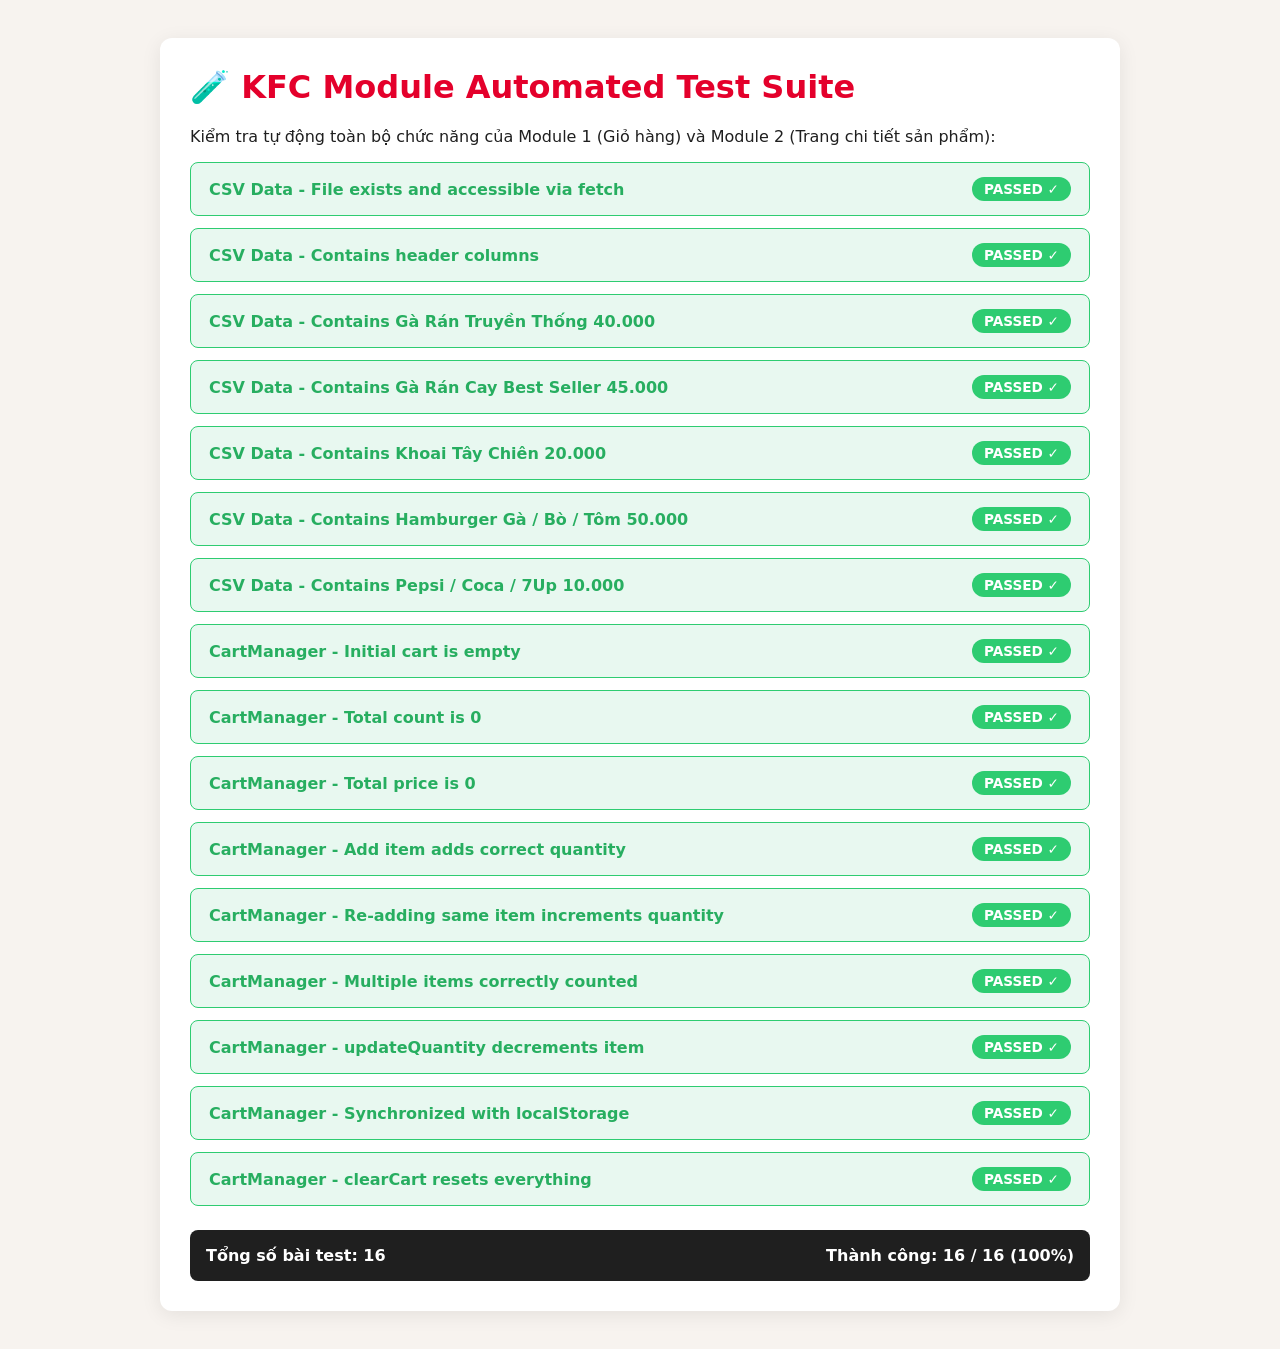
<file: tests/test_runner.html>
<!DOCTYPE html>
<html lang="vi">
<head>
  <meta charset="UTF-8">
  <title>KFC Test Suite - Automated Module Verification</title>
  <style>
    body {
      font-family: system-ui, -apple-system, sans-serif;
      padding: 30px;
      background-color: #F7F3EF;
      color: #1F1F1F;
    }
    .container {
      max-width: 900px;
      margin: 0 auto;
      background: white;
      padding: 30px;
      border-radius: 12px;
      box-shadow: 0 4px 20px rgba(0,0,0,0.08);
    }
    h1 {
      color: #E4002B;
      margin-top: 0;
    }
    .test-card {
      padding: 14px 18px;
      margin-bottom: 12px;
      border-radius: 8px;
      display: flex;
      align-items: center;
      justify-content: space-between;
      border: 1px solid #ddd;
    }
    .test-card.pass {
      background-color: #E8F8F0;
      border-color: #2ECC71;
      color: #27AE60;
    }
    .test-card.fail {
      background-color: #FDEBD0;
      border-color: #E74C3C;
      color: #C0392B;
    }
    .status-badge {
      font-weight: 800;
      padding: 4px 12px;
      border-radius: 20px;
      font-size: 0.85rem;
    }
    .pass .status-badge {
      background-color: #2ECC71;
      color: white;
    }
    .fail .status-badge {
      background-color: #E74C3C;
      color: white;
    }
    .summary-box {
      margin-top: 24px;
      padding: 16px;
      border-radius: 8px;
      background-color: #1F1F1F;
      color: white;
      font-weight: 700;
      display: flex;
      justify-content: space-between;
    }
  </style>
</head>
<body>
  <div class="container">
    <h1>🧪 KFC Module Automated Test Suite</h1>
    <p>Kiểm tra tự động toàn bộ chức năng của Module 1 (Giỏ hàng) và Module 2 (Trang chi tiết sản phẩm):</p>
    
    <div id="test-results">Đang chạy các bài kiểm thử...</div>
    <div class="summary-box" id="summary-box" style="display: none;"></div>
  </div>

  <script src="../js/cart.js"></script>
  <script>
    (async function runTests() {
      const resultsContainer = document.getElementById("test-results");
      const summaryBox = document.getElementById("summary-box");
      const tests = [];

      function assert(name, condition, details = "") {
        tests.push({ name, passed: Boolean(condition), details });
      }

      // Test Suite 1: CSV Fetching & Format
      try {
        const res = await fetch("../data/products.csv");
        assert("CSV Data - File exists and accessible via fetch", res.ok);
        const text = await res.text();
        assert("CSV Data - Contains header columns", text.includes("id,name,category,description,price,original_price,image,featured"));
        assert("CSV Data - Contains Gà Rán Truyền Thống 40.000", text.includes("P001,Gà Rán Truyền Thống") && text.includes("40000"));
        assert("CSV Data - Contains Gà Rán Cay Best Seller 45.000", text.includes("P002,Gà Rán Cay (Best Seller)") && text.includes("45000"));
        assert("CSV Data - Contains Khoai Tây Chiên 20.000", text.includes("P003,Khoai Tây Chiên") && text.includes("20000"));
        assert("CSV Data - Contains Hamburger Gà / Bò / Tôm 50.000", text.includes("P004,Hamburger Gà") && text.includes("P005,Hamburger Bò") && text.includes("P006,Hamburger Tôm"));
        assert("CSV Data - Contains Pepsi / Coca / 7Up 10.000", text.includes("P007,Pepsi (Ly)") && text.includes("P008,Coca Cola (Ly)") && text.includes("P009,7Up (Ly)"));
      } catch (e) {
        assert("CSV Data - Fetch Exception", false, e.message);
      }

      // Test Suite 2: CartManager API & State
      try {
        CartManager.clearCart();
        assert("CartManager - Initial cart is empty", CartManager.getItems().length === 0);
        assert("CartManager - Total count is 0", CartManager.getTotalCount() === 0);
        assert("CartManager - Total price is 0", CartManager.getTotalPrice() === 0);

        // Add 1 item
        const p1 = { id: "P001", name: "Gà Rán Truyền Thống", category: "Fried Chicken", price: 40000, image: "assets/images/original-chicken.webp" };
        CartManager.addItem(p1, 2);
        assert("CartManager - Add item adds correct quantity", CartManager.getTotalCount() === 2 && CartManager.getTotalPrice() === 80000);

        // Add same item increments quantity
        CartManager.addItem(p1, 1);
        assert("CartManager - Re-adding same item increments quantity", CartManager.getTotalCount() === 3 && CartManager.getTotalPrice() === 120000);

        // Add second item
        const p2 = { id: "P002", name: "Gà Rán Cay (Best Seller)", category: "Fried Chicken", price: 45000, image: "assets/images/spicy-chicken.webp" };
        CartManager.addItem(p2, 2);
        assert("CartManager - Multiple items correctly counted", CartManager.getItems().length === 2 && CartManager.getTotalPrice() === 120000 + 90000);

        // Update quantity
        CartManager.updateQuantity("P001", -1);
        assert("CartManager - updateQuantity decrements item", CartManager.getTotalCount() === 4);

        // LocalStorage sync check
        const saved = JSON.parse(localStorage.getItem("kfc_cart_items") || "[]");
        assert("CartManager - Synchronized with localStorage", saved.length === 2 && saved[0].id === "P001");

        // Clear cart
        CartManager.clearCart();
        assert("CartManager - clearCart resets everything", CartManager.getItems().length === 0 && CartManager.getTotalPrice() === 0);
      } catch (e) {
        assert("CartManager - Exception", false, e.message);
      }

      // Render Test Results
      let passedCount = 0;
      resultsContainer.innerHTML = tests.map(t => {
        if (t.passed) passedCount++;
        return `
          <div class="test-card ${t.passed ? 'pass' : 'fail'}">
            <span><strong>${t.name}</strong> ${t.details ? `<small>(${t.details})</small>` : ''}</span>
            <span class="status-badge">${t.passed ? 'PASSED ✓' : 'FAILED ✗'}</span>
          </div>
        `;
      }).join("");

      summaryBox.style.display = "flex";
      summaryBox.innerHTML = `
        <span>Tổng số bài test: ${tests.length}</span>
        <span>Thành công: ${passedCount} / ${tests.length} (${Math.round(passedCount/tests.length * 100)}%)</span>
      `;
    })();
  </script>
</body>
</html>
</file>
